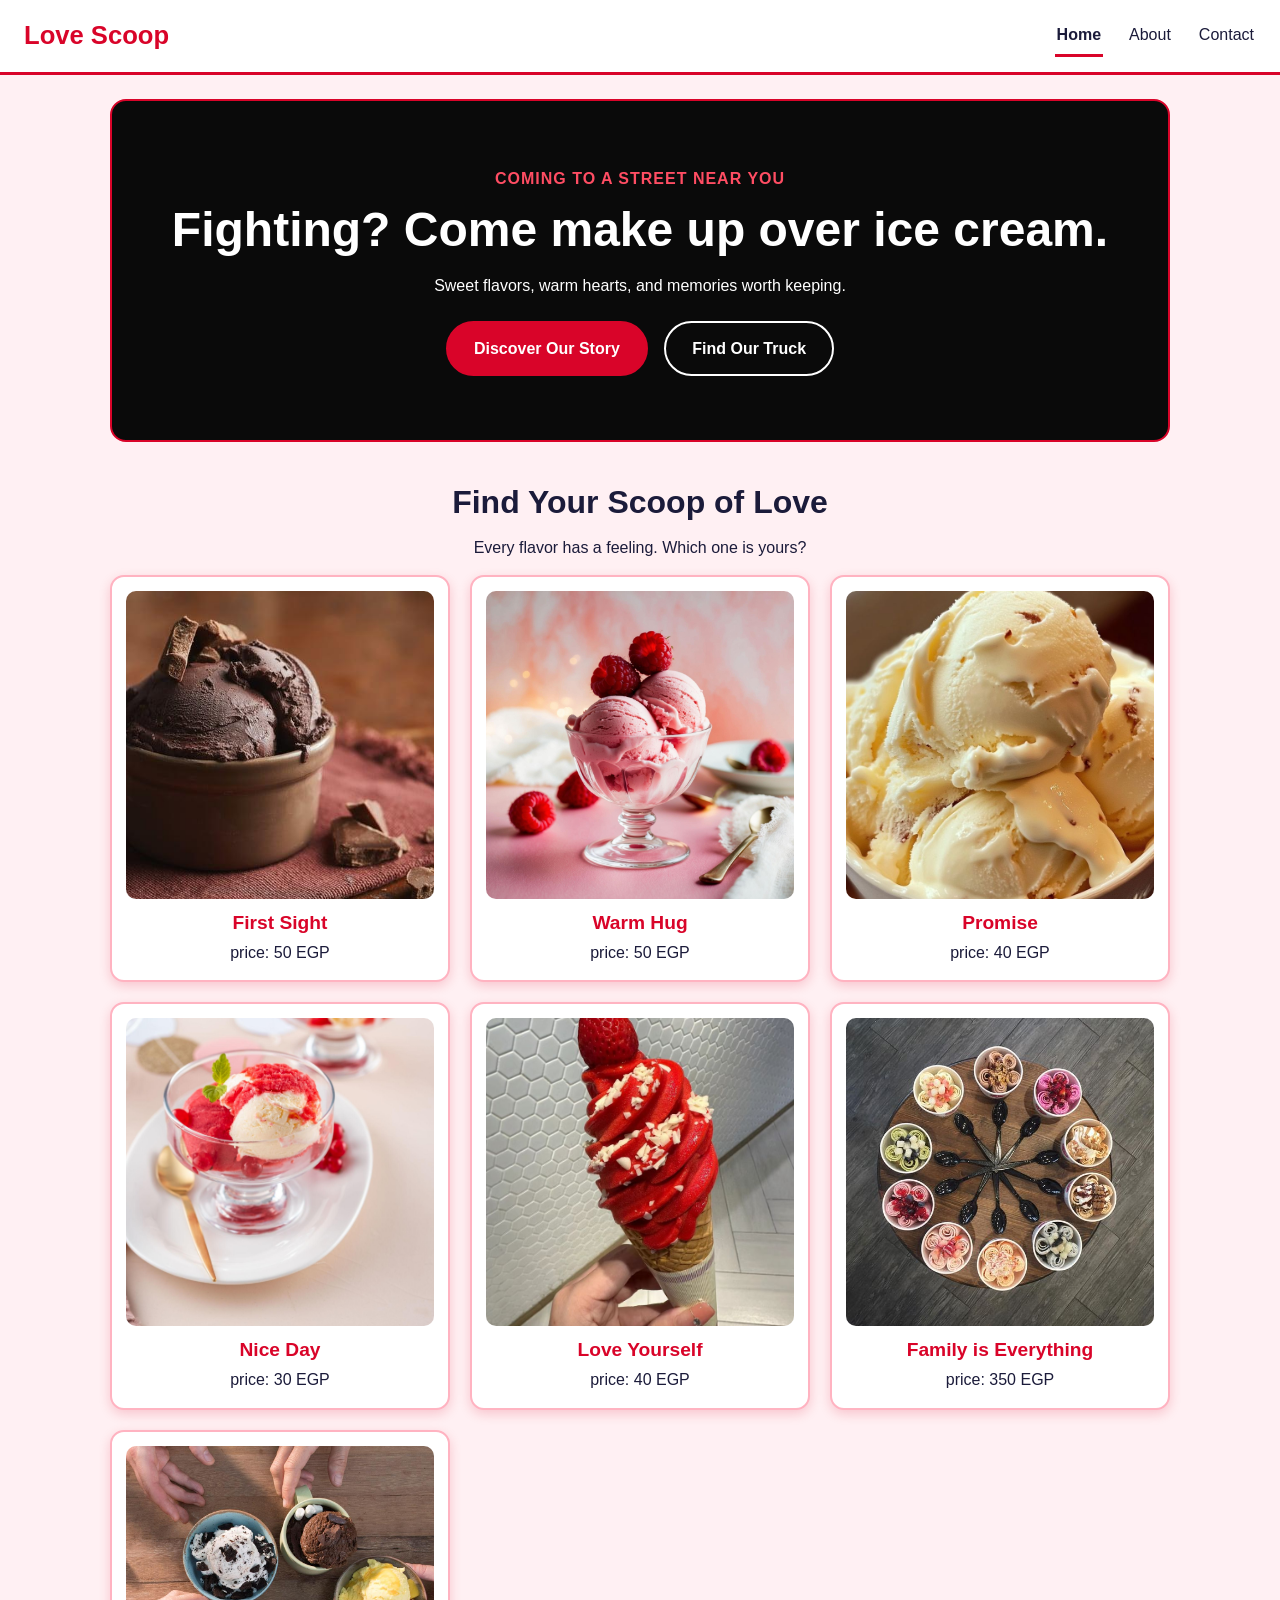
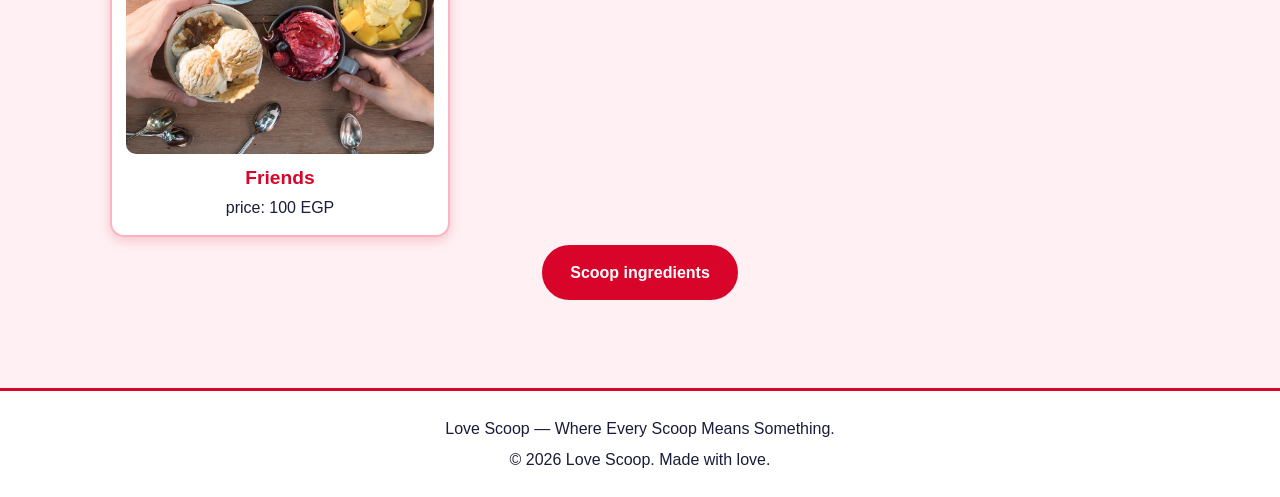
<file: index.html>
<!DOCTYPE html>
<html lang="en">
<head>
    <meta charset="UTF-8">
    <meta name="viewport" content="width=device-width, initial-scale=1.0">
    <title>Love Scoop</title>
    <link rel="stylesheet" href="css/style.css">
</head>

<body>

    <header>
        <a href="index.html" class="logo">Love Scoop</a>
        <nav aria-label="Main Navigation">
            <ul>
                <li><a href="index.html" aria-current="page">Home</a></li>
                <li><a href="about.html" >About</a></li>
                <li><a href="contact.html">Contact</a></li>
            </ul>
        </nav>
    </header>
<main>
    <section id="hero">
        <p>COMING TO A STREET NEAR YOU</p>
        <h1>Fighting? Come make up over ice cream.</h1>
        <p>Sweet flavors, warm hearts, and memories worth keeping.</p>
        <a href="about.html">Discover Our Story</a>
        <a href="https://www.google.com/maps"
            target="_blank"
            rel="noopener noreferrer">
                Find Our Truck
        </a>
        <div class="hearts" aria-hidden="true">
            <span></span><span></span><span></span><span></span><span></span>
            <span></span><span></span><span></span><span></span><span></span>
        </div>
    </section>
    
    <section id="featured-scoops">
        <h2>Find Your Scoop of Love</h2>
        <p>Every flavor has a feeling. Which one is yours?</p>

        <div class="scoop-gallery">
            <figure>
                <img src="images/first.jpg" alt="First Sight" width="300">
                <figcaption> 
                    <h3>First Sight</h3>
                    <p>price: 50 EGP</p>
                </figcaption>
            </figure>
            <figure>
                <img src="images/warm.jpg" alt="Warm Hug" width="300">
                <figcaption>
                    <h3>Warm Hug</h3>
                    <p>price: 50 EGP</p>
                </figcaption>
            </figure>
            <figure>
                <img src="images/promise.jpg" alt="Promise" width="300">
                <figcaption>
                    <h3>Promise</h3>
                    <p>price: 40 EGP</p>
                </figcaption>
            </figure>
            <figure>
                <img src="images/nice.jpg" alt="Nice Day" width="300">
                <figcaption>
                    <h3>Nice Day</h3>
                    <p>price: 30 EGP</p>
                </figcaption>
            </figure>
            <figure>
                <img src="images/youself.jpg" alt="Love Yourself" width="300">
                <figcaption>
                    <h3>Love Yourself</h3>
                    <p>price: 40 EGP</p>
                </figcaption>
            </figure>
            <figure>
                <img src="images/family.jpg" alt="Family is Everything" width="300">
                <figcaption>
                    <h3>Family is Everything</h3>
                    <p>price: 350 EGP</p>
                </figcaption>
            </figure>
            <figure>
                <img src="images/friend.jpg" alt="Friends" width="300">
                <figcaption>
                   <h3>Friends</h3>
                    <p>price: 100 EGP</p>
                </figcaption>
            </figure>
        </div>
        <a href="#menu-modal" class="btn">Scoop ingredients</a>

        <div id="menu-modal" class="modal" role="dialog" aria-modal="true" aria-labelledby="menu-title">
            <a href="#featured-scoops" class="modal-backdrop" aria-label="Close ingredients"></a>
            <div class="modal-content">
                <h2 id="menu-title">What's in each scoop</h2>
                <ul>
                    <li><span>First Sight</span><span>Chocolate, dark chocolate, milk</span></li>
                    <li><span>Warm Hug</span><span>Berries</span></li>
                    <li><span>Promise</span><span>Vanilla with caramel</span></li>
                    <li><span>Nice Day</span><span>Watermelon and mint</span></li>
                    <li><span>Love Yourself</span><span>Strawberry</span></li>
                    <li><span>Family</span><span>10 scoops, a mix of all our flavors</span></li>
                    <li><span>Friends</span><span>5 scoops, a mix of our flavors</span></li>
                </ul>
                <a href="#featured-scoops" class="modal-close">Close</a>
            </div>
            </div>
    </section>
</main>

<footer>
    <p>Love Scoop — Where Every Scoop Means Something.</p>
    <p>&copy; 2026 Love Scoop. Made with love.</p>
</footer>
</body>
</html>
</file>
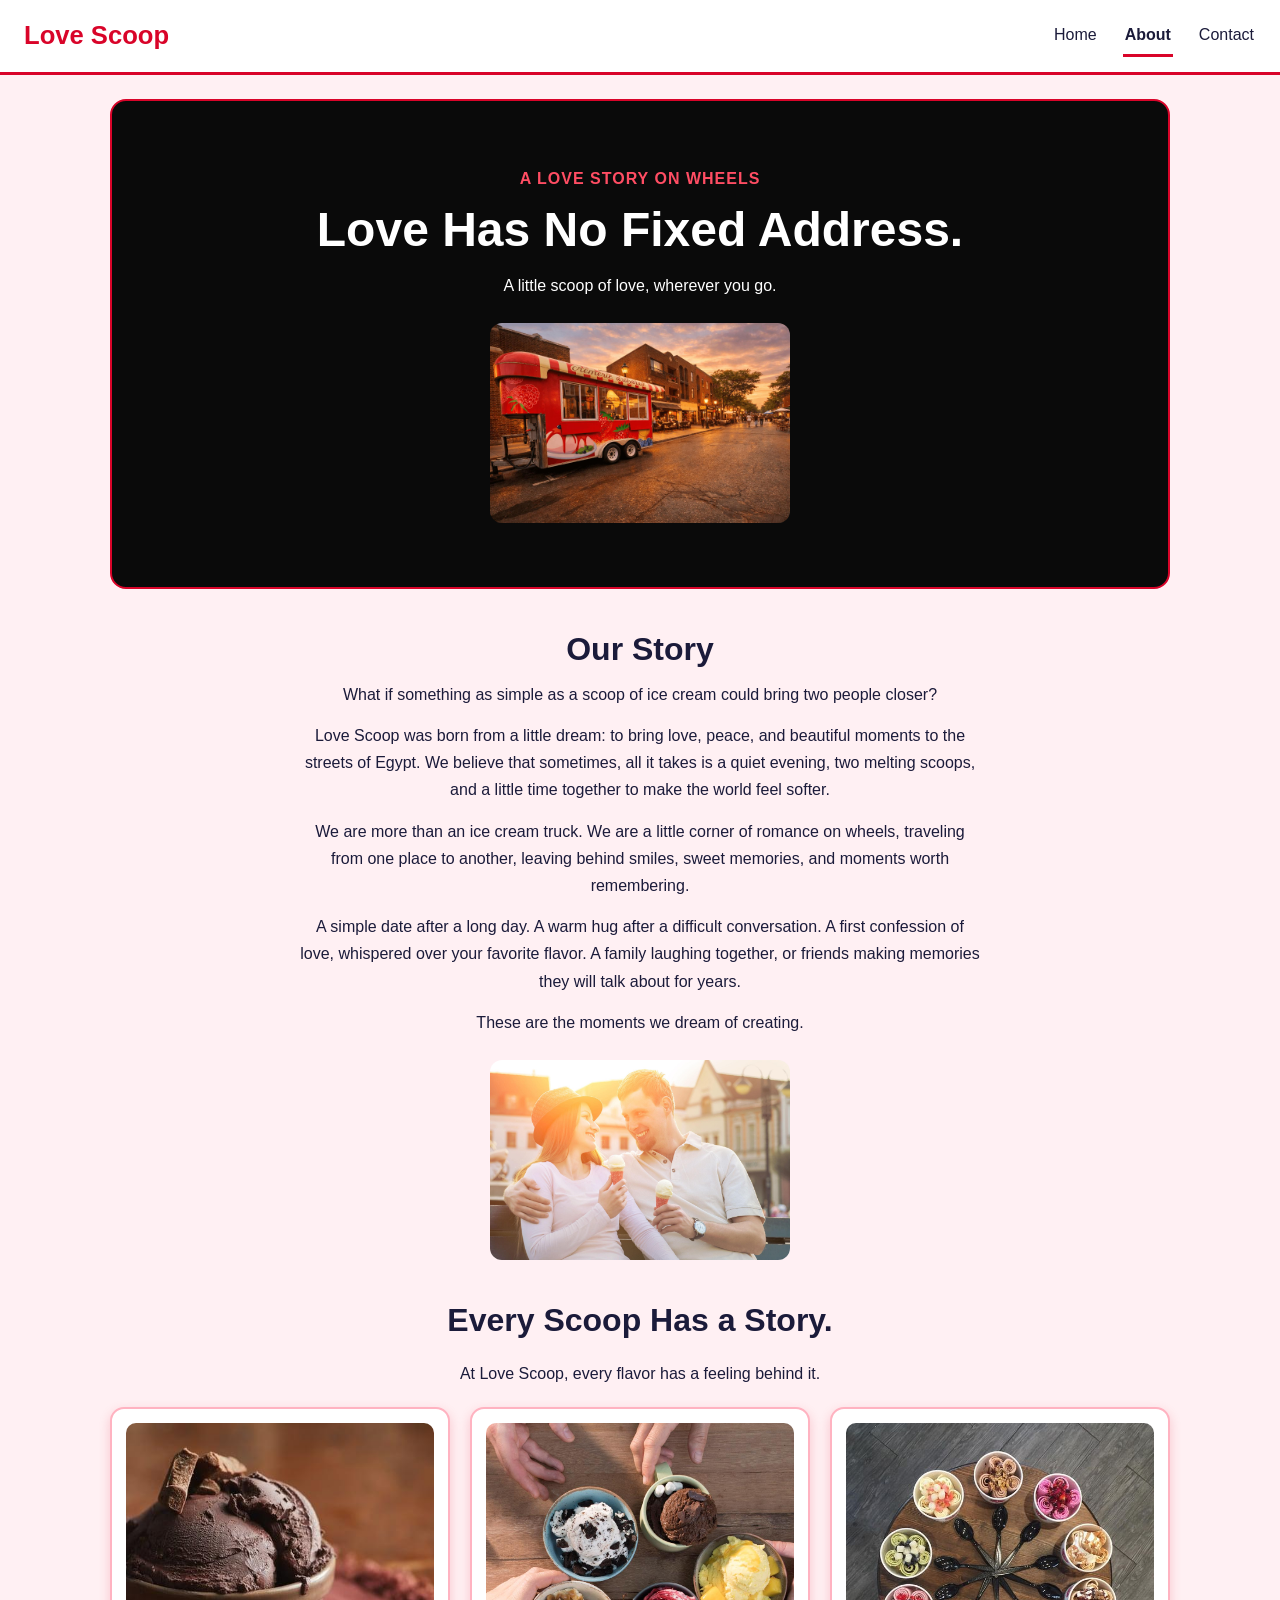
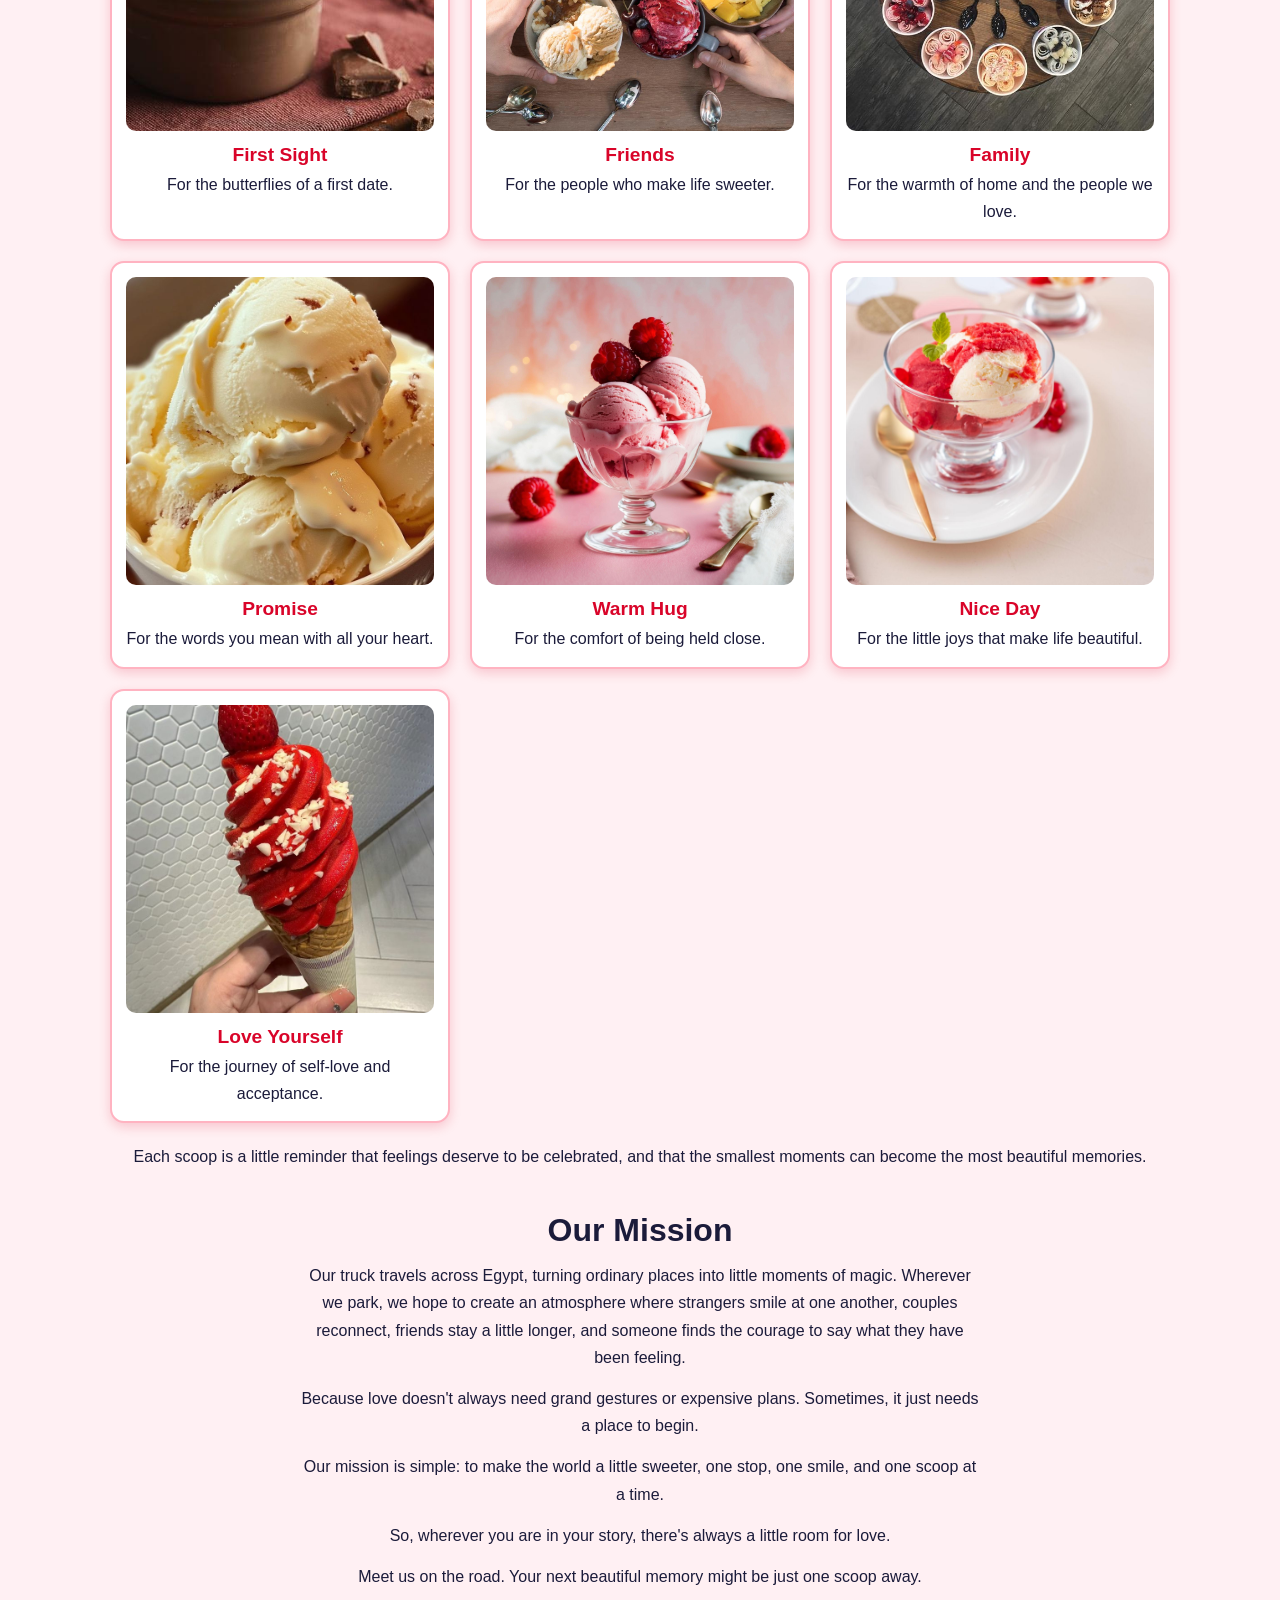
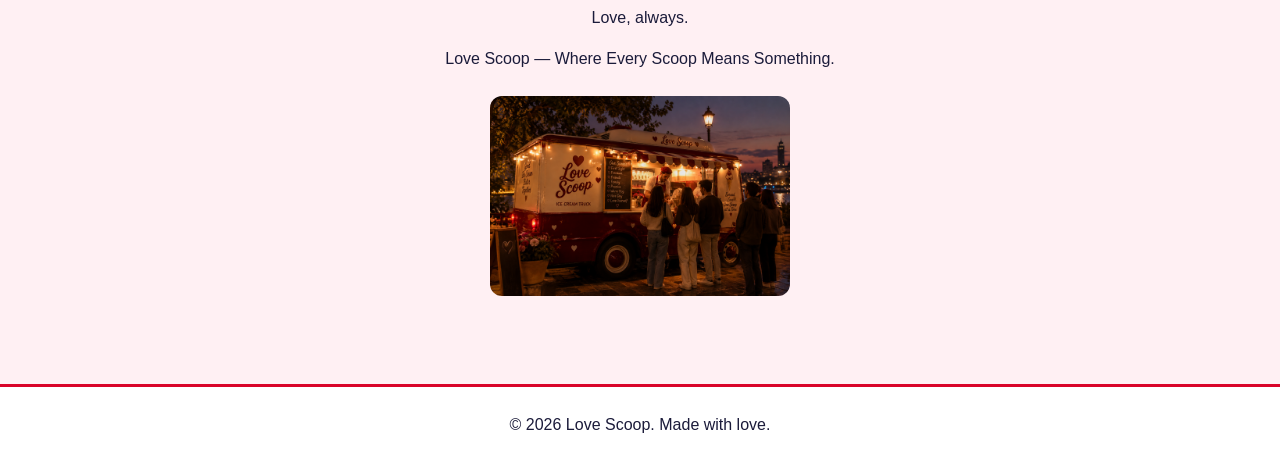
<file: about.html>
<!DOCTYPE html>
<html lang="en">
<head>
    <meta charset="UTF-8">
    <meta name="viewport" content="width=device-width, initial-scale=1.0">
    <title>Love Scoop | About</title>
    <link rel="stylesheet" href="css/style.css">
</head>

<body>

    <header>
       <a href="index.html" class="logo">Love Scoop</a>

        <nav aria-label="Main Navigation">
            <ul>
                <li><a href="index.html">Home</a></li>
                <li><a href="about.html" aria-current="page">About</a></li>
                <li><a href="contact.html">Contact</a></li>
            </ul>
        </nav>
    </header>

    <main>

        <section id="her">
            <p>A LOVE STORY ON WHEELS</p>
            <h1>Love Has No Fixed Address.</h1>
            <p>A little scoop of love, wherever you go.</p>

            <img src="images/car.jpg"
                 alt="Love Scoop ice cream truck"
                 width="300">
                 <div class="hearts" aria-hidden="true">
                    <span></span><span></span><span></span><span></span><span></span>
                    <span></span><span></span><span></span><span></span><span></span>
                </div>
        </section>

        <section id="story">
            <h2>Our Story</h2>

            <p>What if something as simple as a scoop of ice cream could bring two people closer?</p>

            <p>Love Scoop was born from a little dream: to bring love, peace, and beautiful moments to the streets of Egypt. We believe that sometimes, all it takes is a quiet evening, two melting scoops, and a little time together to make the world feel softer.</p>

            <p>We are more than an ice cream truck. We are a little corner of romance on wheels, traveling from one place to another, leaving behind smiles, sweet memories, and moments worth remembering.</p>

            <p>A simple date after a long day. A warm hug after a difficult conversation. A first confession of love, whispered over your favorite flavor. A family laughing together, or friends making memories they will talk about for years.</p>

            <p>These are the moments we dream of creating.</p>

            <img src="images/ourstory.jpg"
                 alt="A sweet moment at Love Scoop"
                 width="300">
        </section>

        <section id="scoops">
            <h2>Every Scoop Has a Story.</h2>
            <p>At Love Scoop, every flavor has a feeling behind it.</p>

            <article>
                <img src="images/first.jpg"
                     alt="First Sight ice cream"
                     width="250">
                <h3>First Sight</h3>
                <p>For the butterflies of a first date.</p>
            </article>

            <article>
                <img src="images/friend.jpg"
                     alt="Friends ice cream"
                     width="250">
                <h3>Friends</h3>
                <p>For the people who make life sweeter.</p>
            </article>

            <article>
                <img src="images/family.jpg"
                     alt="Family ice cream collection"
                     width="250">
                <h3>Family</h3>
                <p>For the warmth of home and the people we love.</p>
            </article>

            <article>
                <img src="images/promise.jpg"
                     alt="Promise ice cream"
                     width="250">
                <h3>Promise</h3>
                <p>For the words you mean with all your heart.</p>
            </article>

            <article>
                <img src="images/warm.jpg"
                     alt="Warm Hug ice cream"
                     width="250">
                <h3>Warm Hug</h3>
                <p>For the comfort of being held close.</p>
            </article>

            <article>
                <img src="images/nice.jpg"
                     alt="Nice Day ice cream"
                     width="250">
                <h3>Nice Day</h3>
                <p>For the little joys that make life beautiful.</p>
            </article>

            <article>
                <img src="images/youself.jpg"
                     alt="Love Yourself ice cream"
                     width="250">
                <h3>Love Yourself</h3>
                <p>For the journey of self-love and acceptance.</p>
            </article>

            <p>Each scoop is a little reminder that feelings deserve to be celebrated, and that the smallest moments can become the most beautiful memories.</p>
        </section>

        <section id="mission">
            <h2>Our Mission</h2>

            <p>Our truck travels across Egypt, turning ordinary places into little moments of magic. Wherever we park, we hope to create an atmosphere where strangers smile at one another, couples reconnect, friends stay a little longer, and someone finds the courage to say what they have been feeling.</p>

            <p>Because love doesn't always need grand gestures or expensive plans. Sometimes, it just needs a place to begin.</p>

            <p>Our mission is simple: to make the world a little sweeter, one stop, one smile, and one scoop at a time.</p>

            <p>So, wherever you are in your story, there's always a little room for love.</p>

            <p>Meet us on the road. Your next beautiful memory might be just one scoop away.</p>

            <p>Love, always.</p>
            <p>Love Scoop — Where Every Scoop Means Something.</p>
            <img src="images/m.jpg" alt="Love Scoop truck waiting on a quiet street" width="300">
        </section>

    </main>

    <footer>
        <p>&copy; 2026 Love Scoop. Made with love.</p>
    </footer>

</body>
</html>
</file>
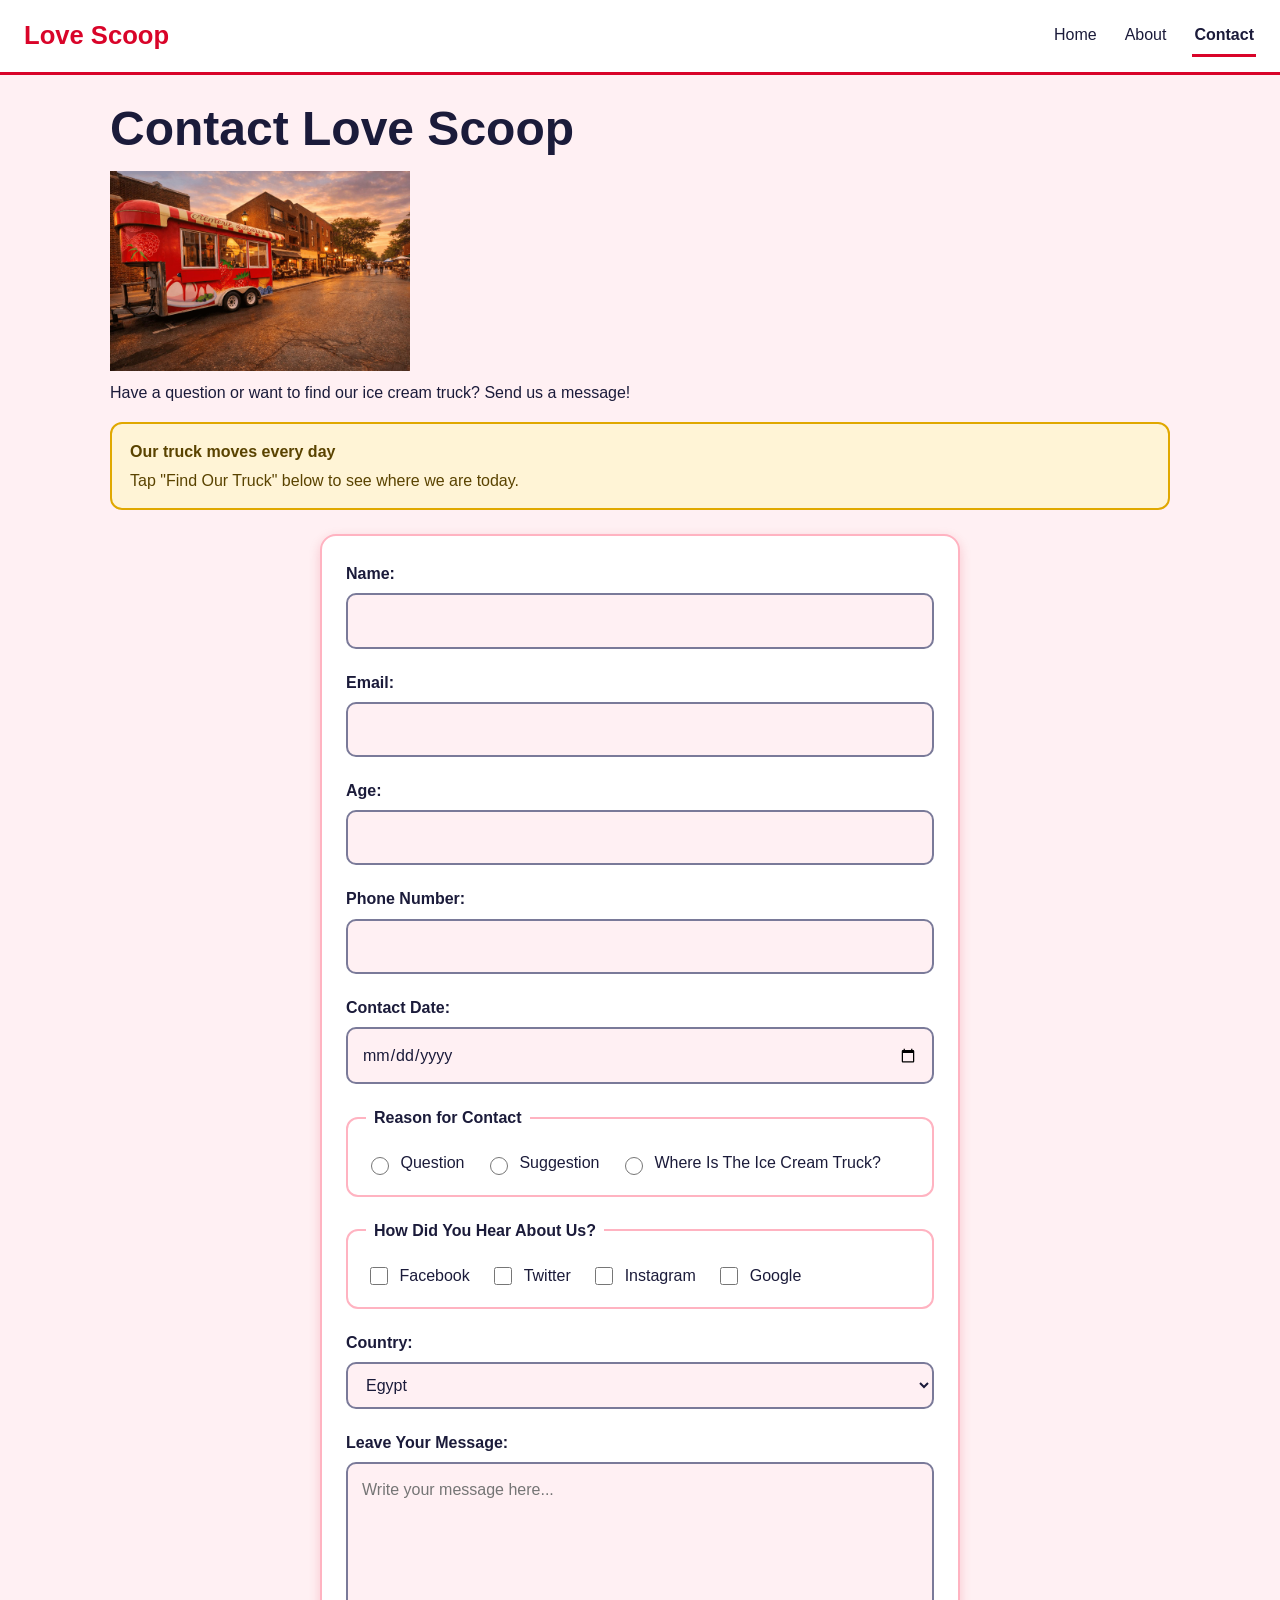
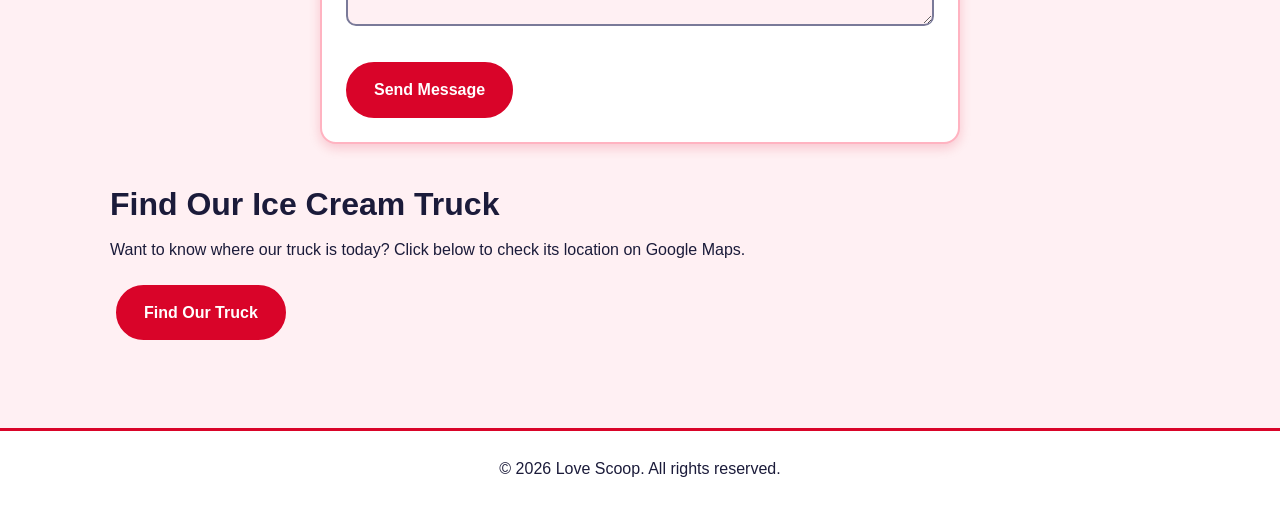
<file: contact.html>
<!DOCTYPE html>
<html lang="en">
<head>
    <meta charset="UTF-8">
    <meta name="viewport" content="width=device-width, initial-scale=1.0">

    <title>Love Scoop | Contact Us</title>

    <link rel="stylesheet" href="css/style.css">
</head>

<body>

    <header>
        <a href="index.html" class="logo">Love Scoop</a>

        <nav aria-label="Main Navigation">
            <ul>
                <li>
                    <a href="index.html">Home</a>
                </li>
                <li>
                    <a href="about.html">About</a>
                </li>
                <li>
                    <a href="contact.html" aria-current="page">Contact</a>
                </li>
            </ul>
        </nav>
    </header>

    <main>

        <h1>Contact Love Scoop</h1>
        <img src="images/car.jpg"
             alt="Love Scoop Ice Cream Truck"
             width="300">

        <p>
            Have a question or want to find our ice cream truck?
            Send us a message!
        </p>
        <div class="alert alert-info" role="status">
            <strong>Our truck moves every day</strong>
            Tap "Find Our Truck" below to see where we are today.
        </div>

        <form action="#" method="post">

            <div class="field">
                <label for="name">Name:</label>
                <input type="text" id="name" name="name" required>
            </div>

            <div class="field">
                <label for="email">Email:</label>
                <input type="email" id="email" name="email" required>
            </div>

            <div class="field">
                <label for="age">Age:</label>
                <input type="number" id="age" name="age" min="1">
            </div>

            <div class="field">
                <label for="phone">Phone Number:</label>
                <input type="tel" id="phone" name="phone" required>
            </div>

            <div class="field">
                <label for="date">Contact Date:</label>
                <input type="date" id="date" name="date">
            </div>

            <fieldset>
                <legend>Reason for Contact</legend>

                <input type="radio" id="question" name="reason" value="question" required>
                <label for="question">Question</label>

                <input type="radio" id="suggestion" name="reason" value="suggestion">
                <label for="suggestion">Suggestion</label>

                <input type="radio" id="truck-location" name="reason" value="truck-location">
                <label for="truck-location">Where Is The Ice Cream Truck?</label>
            </fieldset>

            <fieldset>
                <legend>How Did You Hear About Us?</legend>

                <input type="checkbox" id="facebook" name="source" value="facebook">
                <label for="facebook">Facebook</label>
                <input type="checkbox" id="twitter" name="source" value="twitter">
                <label for="twitter">Twitter</label>
                <input type="checkbox" id="instagram" name="source" value="instagram">
                <label for="instagram">Instagram</label>
                <input type="checkbox" id="google" name="source" value="google">
                <label for="google">Google</label>

            </fieldset>

            <div class="field">
                <label for="country">Country:</label>
                <select id="country" name="country">
                    <option value="egypt">Egypt</option>
                    <option value="usa">USA</option>
                    <option value="ksa">Saudi Arabia</option>
                </select>
            </div>

            <div class="field">
                <label for="message">Leave Your Message:</label>
                <textarea id="message" name="message" rows="5"
                        placeholder="Write your message here..."></textarea>
            </div>

            <button type="submit">Send Message</button>

        </form>
        <section>
            <h2>Find Our Ice Cream Truck</h2>

            <p>
                Want to know where our truck is today?
                Click below to check its location on Google Maps.
            </p>

            <a href="https://www.google.com/maps"
               target="_blank"
               rel="noopener noreferrer">
                Find Our Truck
            </a>
        </section>

    </main>

    <footer>
        <p>&copy; 2026 Love Scoop. All rights reserved.</p>
    </footer>

</body>
</html>
</file>
<file: css/style.css>
:root {
    color-scheme: light dark;

    --bg: #FFF0F3;
    --surface: #FFFFFF;
    --text: #1B1B3A;
    --primary: #D90429;
    --primary-hover: #A8031F;
    --button-bg: #D90429;
    --button-hover: #A8031F;
    --button-text: #FFFFFF;
    --accent: #FFD670;
    --border: #FFB3C1;
    --field-border: #7A7A99;
    --shadow: rgba(217, 4, 41, 0.18);

    --hero-bg: #0A0A0A;
    --hero-text: #FFFFFF;
    --hero-label: #FF4D63;
    --heart-1: #FF1E3C;
    --heart-2: #D90429;

    --success-bg: #E6F6EC;
    --success-text: #0F5132;
    --success-border: #2E8B57;
    --error-bg: #FDE8EA;
    --error-text: #7A0A1A;
    --error-border: #D90429;
    --info-bg: #FFF4D6;
    --info-text: #5A4300;
    --info-border: #E0A800;
}

@media (prefers-color-scheme: dark) {
    :root {
        --bg: #0A0A0A;
        --surface: #161616;
        --text: #FFFFFF;
        --primary: #FF1E3C;
        --primary-hover: #FF6B7F;
        --border: #D90429;
        --field-border: #A0A0B5;
        --shadow: rgba(255, 30, 60, 0.25);

        --hero-bg: #161616;

        --success-bg: #0F2A1A;
        --success-text: #B8F0CC;
        --success-border: #3DDC84;
        --error-bg: #2A0A10;
        --error-text: #FFC2CB;
        --error-border: #FF1E3C;
        --info-bg: #2A2200;
        --info-text: #FFE08A;
        --info-border: #FFD670;
    }
}


* {
    box-sizing: border-box;
}

body {
    margin: 0;
    min-height: 100vh;
    display: flex;
    flex-direction: column;
    font-family: "Segoe UI", Arial, sans-serif;
    font-size: 1rem;
    line-height: 1.7;
    background: var(--bg);
    color: var(--text);
}

main {
    flex: 1;
    width: 100%;
    max-width: 1100px;
    margin: 0 auto;
    padding: 24px 20px 48px;
}

img {
    max-width: 100%;
    height: auto;
}

h1, h2, h3 {
    line-height: 1.25;
    margin: 0 0 12px;
}

h1 { font-size: clamp(1.9rem, 5vw, 3rem); }
h2 { font-size: clamp(1.5rem, 3.5vw, 2rem); }
h3 { font-size: 1.2rem; }

p { margin: 0 0 14px; }

a { color: var(--primary); }
a:hover { color: var(--primary-hover); }

a:focus-visible,
button:focus-visible,
input:focus-visible,
select:focus-visible,
textarea:focus-visible {
    outline: 3px solid var(--accent);
    outline-offset: 3px;
}


header {
    position: sticky;
    top: 0;
    z-index: 50;
    display: flex;
    justify-content: space-between;
    align-items: center;
    flex-wrap: wrap;
    gap: 12px;
    padding: 14px 24px;
    background: var(--surface);
    border-bottom: 3px solid var(--primary);
}

.logo {
    font-size: 1.6rem;
    font-weight: bold;
    color: var(--primary);
    text-decoration: none;
}

nav ul {
    display: flex;
    flex-wrap: wrap;
    gap: 24px;
    margin: 0;
    padding: 0;
    list-style: none;
}

nav a {
    display: inline-block;
    padding: 6px 2px;
    color: var(--text);
    text-decoration: none;
    border-bottom: 3px solid transparent;
}

nav a:hover {
    color: var(--primary);
    border-bottom-color: var(--primary);
}

nav a[aria-current="page"] {
    font-weight: bold;
    border-bottom-color: var(--primary);
}

#hero,
#her {
    position: relative;
    overflow: hidden;
    margin-bottom: 40px;
    padding: 64px 24px;
    text-align: center;
    background: var(--hero-bg);
    color: var(--hero-text);
    border: 2px solid var(--primary);
    border-radius: 16px;
}

#hero > *:not(.hearts),
#her > *:not(.hearts) {
    position: relative;
    z-index: 1;
}

#hero h1,
#her h1 {
    color: var(--hero-text);
}

#hero > p:first-of-type,
#her > p:first-of-type {
    margin-bottom: 8px;
    font-weight: bold;
    letter-spacing: 1px;
    text-transform: uppercase;
    color: var(--hero-label);
}

#hero p,
#her p {
    max-width: 560px;
    margin-left: auto;
    margin-right: auto;
}

#her img {
    display: block;
    margin: 24px auto 0;
    border-radius: 12px;
}

.hearts {
    position: absolute;
    inset: 0;
    overflow: hidden;
    pointer-events: none;
}

.hearts span {
    position: absolute;
    bottom: -40px;
    left: 5%;
    font-size: var(--s, 24px);
    line-height: 1;
    color: var(--heart-1);
    opacity: 0;
    animation: float-up 8s linear infinite;
}

.hearts span::before {
    content: "\2665";
}

.hearts span:nth-child(1)  { left: 5%;  --s: 26px; animation-duration: 7s;   animation-delay: 0s; }
.hearts span:nth-child(2)  { left: 14%; --s: 16px; animation-duration: 9s;   animation-delay: 2s;   color: var(--heart-2); }
.hearts span:nth-child(3)  { left: 24%; --s: 34px; animation-duration: 8s;   animation-delay: 4s; }
.hearts span:nth-child(4)  { left: 35%; --s: 18px; animation-duration: 10s;  animation-delay: 1s;   color: var(--heart-2); }
.hearts span:nth-child(5)  { left: 46%; --s: 28px; animation-duration: 7.5s; animation-delay: 3s; }
.hearts span:nth-child(6)  { left: 56%; --s: 20px; animation-duration: 9.5s; animation-delay: 5s;   color: var(--heart-2); }
.hearts span:nth-child(7)  { left: 66%; --s: 32px; animation-duration: 8.5s; animation-delay: 0.5s; }
.hearts span:nth-child(8)  { left: 76%; --s: 16px; animation-duration: 11s;  animation-delay: 6s;   color: var(--heart-2); }
.hearts span:nth-child(9)  { left: 86%; --s: 24px; animation-duration: 7s;   animation-delay: 2.5s; }
.hearts span:nth-child(10) { left: 94%; --s: 30px; animation-duration: 9s;   animation-delay: 4.5s; color: var(--heart-2); }

@keyframes float-up {
    0%   { bottom: -40px; opacity: 0;   transform: translateX(0); }
    10%  { opacity: 0.9; }
    50%  { transform: translateX(14px); }
    100% { bottom: 100%;  opacity: 0;   transform: translateX(-10px); }
}

main section {
    margin-bottom: 40px;
}

#featured-scoops,
#story,
#scoops,
#mission {
    text-align: center;
}

#story p,
#mission p {
    max-width: 680px;
    margin-left: auto;
    margin-right: auto;
}

#story img,
#mission img {
    display: block;
    margin: 24px auto 0;
    border-radius: 12px;
}

.scoop-gallery,
#scoops {
    display: grid;
    grid-template-columns: 1fr;
    gap: 20px;
}

#scoops > h2,
#scoops > p {
    grid-column: 1 / -1;
    margin-bottom: 0;
}

.scoop-gallery figure,
#scoops article {
    margin: 0;
    padding: 14px;
    background: var(--surface);
    border: 2px solid var(--border);
    border-radius: 14px;
    box-shadow: 0 4px 12px var(--shadow);
    transition: transform 0.2s ease;
}

.scoop-gallery figure:hover,
#scoops article:hover {
    transform: translateY(-4px);
}

.scoop-gallery img,
#scoops article img {
    display: block;
    width: 100%;
    height: auto;
    aspect-ratio: 1 / 1;
    object-fit: cover;
    border-radius: 10px;
    margin-bottom: 12px;
}

figcaption h3,
#scoops article h3 {
    margin-bottom: 4px;
    color: var(--primary);
}

figcaption p,
#scoops article p {
    margin-bottom: 0;
}

@media (min-width: 768px) {
    .scoop-gallery,
    #scoops {
        grid-template-columns: repeat(2, 1fr);
    }
}


@media (min-width: 1024px) {
    .scoop-gallery,
    #scoops {
        grid-template-columns: repeat(3, 1fr);
    }
}

form {
    max-width: 640px;
    margin: 24px auto 40px;
    padding: 24px;
    background: var(--surface);
    border: 2px solid var(--border);
    border-radius: 16px;
    box-shadow: 0 4px 12px var(--shadow);
}

.field {
    margin-bottom: 20px;
}

.field label {
    display: block;
    margin-bottom: 6px;
    font-weight: bold;
}

input[type="text"],
input[type="email"],
input[type="number"],
input[type="tel"],
input[type="date"],
select,
textarea {
    width: 100%;
    padding: 12px 14px;
    font: inherit;
    color: var(--text);
    background: var(--bg);
    border: 2px solid var(--field-border);
    border-radius: 10px;
}

input:hover,
select:hover,
textarea:hover {
    border-color: var(--primary);
}

input:focus,
select:focus,
textarea:focus {
    border-color: var(--primary);
}

textarea {
    resize: vertical;
}

fieldset {
    margin: 0 0 20px;
    padding: 14px 18px;
    border: 2px solid var(--border);
    border-radius: 12px;
}

legend {
    padding: 0 8px;
    font-weight: bold;
}

fieldset label {
    display: inline-block;
    margin: 4px 16px 4px 4px;
}

input[type="radio"],
input[type="checkbox"] {
    width: 18px;
    height: 18px;
    accent-color: var(--primary);
    vertical-align: middle;
}


button,
.btn,
#hero a,
main section > a[target="_blank"] {
    display: inline-block;
    margin: 8px 6px 0;
    padding: 12px 26px;
    font: inherit;
    font-weight: bold;
    text-decoration: none;
    color: var(--button-text);
    background: var(--button-bg);
    border: 2px solid var(--button-bg);
    border-radius: 999px;
    cursor: pointer;
    transition: transform 0.2s ease, background 0.2s ease;
}

button:hover,
.btn:hover,
#hero a:hover,
main section > a[target="_blank"]:hover {
    color: var(--button-text);
    background: var(--button-hover);
    border-color: var(--button-hover);
    transform: translateY(-2px);
}

#hero a[target="_blank"] {
    color: var(--hero-text);
    background: transparent;
    border-color: var(--hero-text);
}

#hero a[target="_blank"]:hover {
    color: var(--hero-bg);
    background: var(--hero-text);
    border-color: var(--hero-text);
}

form button {
    margin-left: 0;
}


.alert {
    display: block;
    margin: 16px 0;
    padding: 14px 18px;
    font-weight: 500;
    border: 2px solid;
    border-radius: 12px;
}

.alert strong {
    display: block;
    margin-bottom: 2px;
}

.alert-success {
    color: var(--success-text);
    background: var(--success-bg);
    border-color: var(--success-border);
}

.alert-error {
    color: var(--error-text);
    background: var(--error-bg);
    border-color: var(--error-border);
}

.alert-info {
    color: var(--info-text);
    background: var(--info-bg);
    border-color: var(--info-border);
}

.modal {
    position: fixed;
    inset: 0;
    z-index: 100;
    display: none;
    place-items: center;
}

.modal:target {
    display: grid;
}

.modal-backdrop {
    position: absolute;
    inset: 0;
    background: rgba(0, 0, 0, 0.7);
}

.modal-content {
    position: relative;
    width: calc(100% - 32px);
    max-width: 480px;
    max-height: 80vh;
    overflow-y: auto;
    padding: 28px;
    text-align: left;
    color: var(--text);
    background: var(--surface);
    border: 3px solid var(--primary);
    border-radius: 16px;
}

.modal-content ul {
    margin: 0 0 16px;
    padding: 0;
    list-style: none;
}

.modal-content li {
    display: flex;
    justify-content: space-between;
    padding: 8px 0;
    border-bottom: 1px solid var(--border);
}

.modal-close {
    display: inline-block;
    padding: 10px 22px;
    font-weight: bold;
    text-decoration: none;
    color: var(--button-text);
    background: var(--button-bg);
    border-radius: 999px;
}

.modal-close:hover {
    color: var(--button-text);
    background: var(--button-hover);
}

/* ---------- 11. Footer ---------- */
footer {
    padding: 20px 24px;
    text-align: center;
    background: var(--surface);
    border-top: 3px solid var(--primary);
}

footer p {
    margin: 4px 0;
}

/* ---------- 13. Reduced motion ---------- */
@media (prefers-reduced-motion: reduce) {
    .hearts {
        display: none;
    }

    * {
        transition: none !important;
    }
}
.modal-content li {
    gap: 16px;
}

.modal-content li span:last-child {
    text-align: right;
}
</file>
